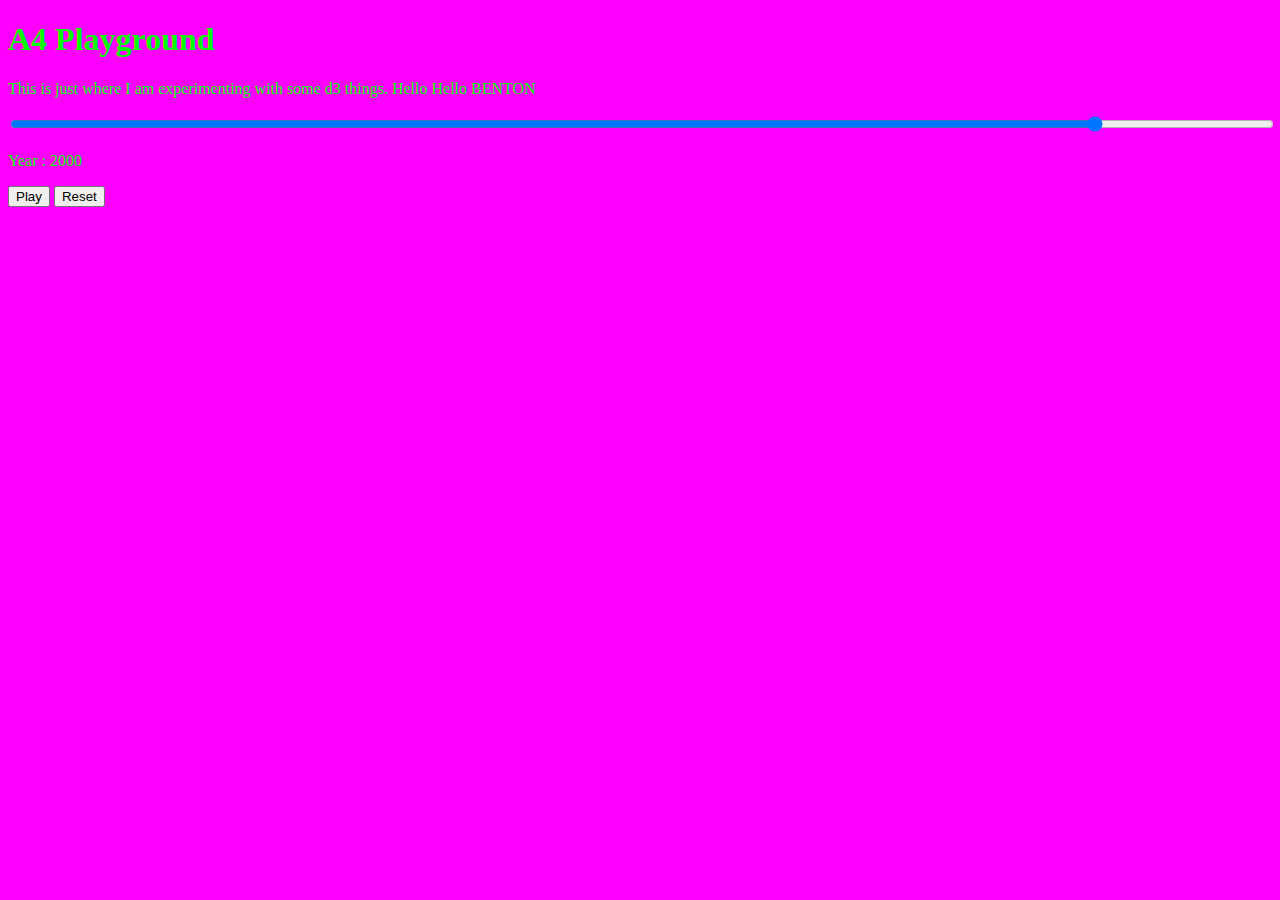
<file: index.html>
<!DOCTYPE html>

<script src='https://d3js.org/d3.v4.min.js'></script>

<title>
  A4 Playground
</title>

<head>
  <link rel="stylesheet" href="./babies.css">
  <script src="https://d3js.org/d3.v6.min.js"></script>
</head>
 <body>
  <h1>
    A4 Playground
  </h1>
  <!-- Add a bit of text -->
  <p>This is just where I am experimenting with some d3 things. Hello Hello BENTON</p>


  <div class="slidecontainer">
    <input type="range" min="1880" max="2019" value="2000" class="slider" id="myRange" style='width:100%'>
    <p id ="yearval">Year : 2000</p>
    <button type="button" id="playbutton">Play </button>
    <button type="button" id="resetbutton">Reset </button>
  </div>

  <div id="chart">
  </div>
  <script src="./babies.js"></script>
 </body>
</file>
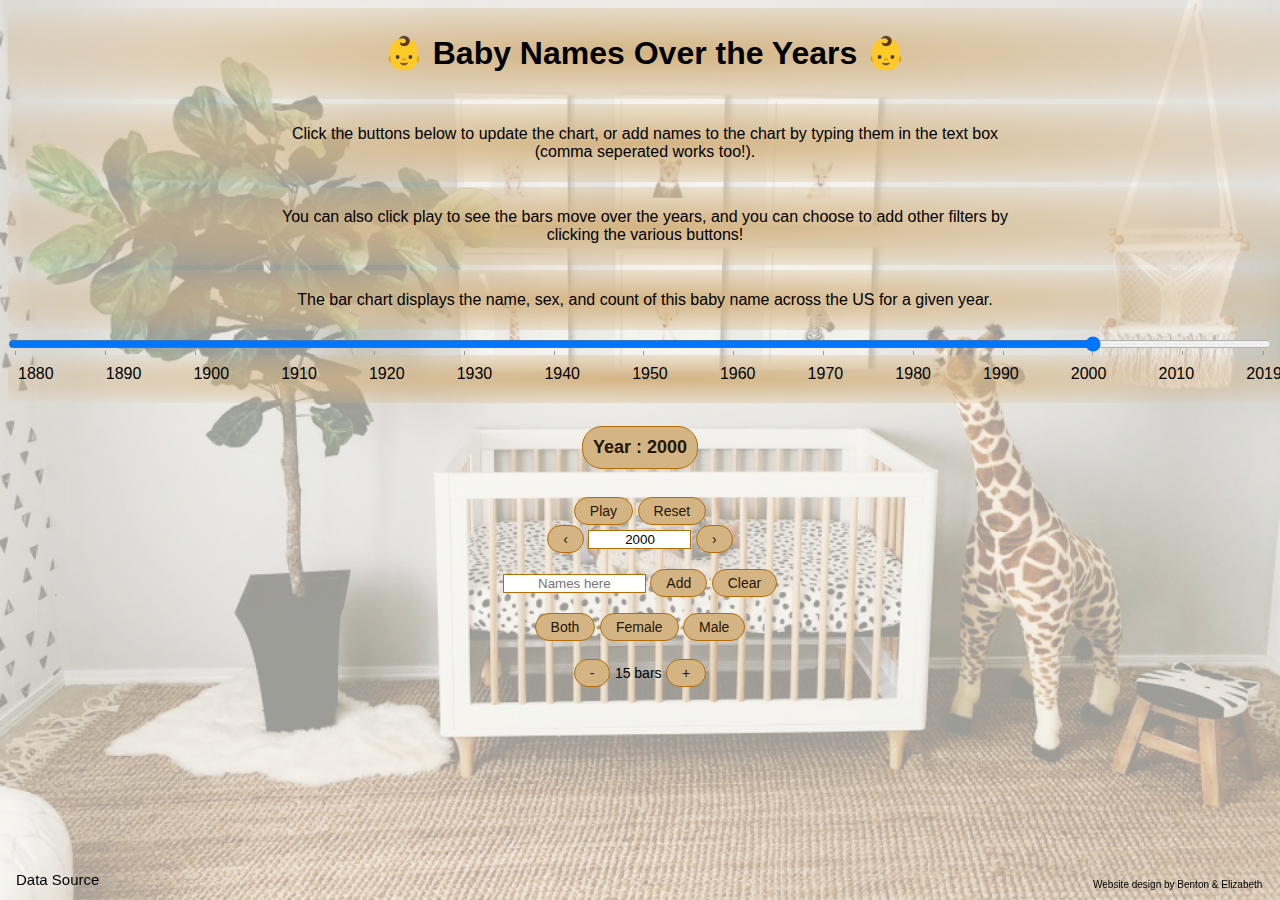
<file: docs/index.html>
<!DOCTYPE html>

<script src='https://d3js.org/d3.v4.min.js'></script>

<title>
  Baby Names
</title>

<head>
  <link rel="stylesheet" href="./babies.css">
  <script src="https://d3js.org/d3.v6.min.js"></script>
</head>
 <body>
 <div class="panel">
  <h1>
    👶 Baby Names Over the Years 👶
  </h1>
</div>
  <!-- Add a bit of text -->
  <div class="panel">
    <div class="textinpanel">
      <p>
    Click the buttons below to update the chart, or add names to the chart by typing them in the text box (comma seperated works too!).
  </p>
</div>
</div>
<div class="panel">
  <div class="textinpanel">
  <p>
    You can also click play to see the bars move over the years, and you can choose to add other filters by clicking the various buttons!
  </p>
</div>
</div>
<div class="panel">
  <div class="textinpanel">
  <p>
    The bar chart displays the name, sex, and count of this baby name across the US for a given year. 
  </p>
</div>
</div>
<!-- <div class="panel">
  <div class="textinpanel">
  <p>
    Click a bar on the chart to freeze/unfreeze a bar onto the chart
 or to remove it from being held Frozen bars will change with the data, but will still be shown, even if they fall out of the top 10!
 </p>
</div>
</div> -->

	<input type="range" min="1880" max="2019" value="2000" class="slider" id="myRange" list="richterscale">
	<datalist id="richterscale">
    <option value="1880" label="1880"></option>
		<!-- <option value="1880">1880</option> -->
    <option value="1890" label="1890"></option>
		<option>1900</option>
		<option>1910</option>
		<option>1920</option>
    <option>1930</option>
		<option>1940</option>
		<option>1950</option>
		<option>1960</option>
		<option>1970</option>
    <option>1980</option>
		<option>1990</option>
		<option>2000</option>
		<option>2010</option>
		<option>2019</option>
	</datalist>

  <span id="label">
    <div>1880</div>
    <div>1890</div>
    <div>1900</div>
    <div>1910</div>
    <div>1920</div>
    <div>1930</div>
    <div>1940</div>
    <div>1950</div>
    <div>1960</div>
    <div>1970</div>
    <div>1980</div>
    <div>1990</div>
    <div>2000</div>
    <div>2010</div>
    <div>2019</div>
  </span>


    <div class="textinpanel">
      <div>
    <p id ="yearval">Year : 2000</p>
      </div>
    <button type="button" id="playbutton">Play </button>
    <button type="button" id="resetbutton">Reset </button>

  <!-- &#8249 = char code for < 
        &#8250 = char code for 
        jank idk how to add space > -->

<div class="textcontainer">
  <button class="button" id="prevbutton">&#8249;</button>
  <input type="text" id="tyear" name="tyear" value = "2000" required
    minlength="4" maxlength="4" size="10">
  <button class="button" id="nextbutton">&#8250;</button>
  <p></p>
</div>

<div class="textcontainer">
  <input type="text" id="tnames" name="tnames" placeholder="Names here" required
    minlength="2" maxlength="200" size="15">
  <button type="button" class="button" id="addbutton">Add </button>
  <button type="button" class="button" id="clearbutton">Clear </button>
  <p></p>
</div>

<div class="malefemaleselectors">
  <button type="button" class="button-stay" id="both-button">Both</button>
  <button type="button" class="button-stay" id="female-button">Female </button>
  <button type="button" class="button-stay" id="male-button">Male </button>
</div>
<div class="numBarsSelectors">
  <button class="button" id="less-bars-button">-</button>
  <p id="num-bars-value">15 bars</p>
  <button class="button" id="more-bars-button">+</button>
</div>

</div>


<!-- <label for="states">Choose a state:</label>
<select name="cars" id="elizabeth">
  <option value="all">All</option>
  <option value="CA">California</option>
  <option value="MA">Massachusetts</option>
  <option value="NE">Nebraska</option>
</select> -->

  <div id="chart" >
  </div>
  <script src="./babies.js"></script>


 </body>


 <div class="bottom" id="right">
   Website design by Benton & Elizabeth
 </div>

 <div class="bottom" id="left">
  <a href=" https://www.ssa.gov/oact/babynames/limits.html" style="color:black">Data Source</a>
</div>
</file>
<file: babies.css>
html {
  background-color: magenta;
  color: lime;
}
</file>
<file: docs/babies.css>
html {
  background: url(nursery.png) no-repeat center center fixed; 
    -webkit-background-size: cover;
    -moz-background-size: cover;
    -o-background-size: cover;
    background-size: cover;
    /* opacity: 0.5; */

  
  

  background-color: #f7f7f0;
  color: black;  font-family: Verdana, sans-serif;}
  
    

  h1 {text-align: center;}
  p {text-align: center;}
  div {text-align: center;
    margin-bottom: 10px;}


  
.arrow {
  border: solid #D3E788;
  border-width: 0 3px 3px 0;
  display: inline-block;
  padding: 3px;
}

.right {
  transform: rotate(-45deg);
  -webkit-transform: rotate(-45deg);
}

a {
  text-decoration: none;
  display: inline-block;
  padding: 2px 8px;
}

button:hover {
  background-color: #cae0ad;
  color: black;
}

button {

	border-radius:15px;
	border:1px solid #18ab29;
	display:inline-block;
	cursor:pointer;
	font-size:14px;
	padding:5px 15px;
	text-decoration:none;
  background-color: #D4B483;
  color: #251605;
  border:1px solid #b56d07;
}


button:focus{
  background-color : #D4B483;
}

.button-stay:focus {
  background-color : black;
  color: #cae0ad;
}

.slider {
  width: 100%;
  height: 14px;
  margin-left: auto;
  margin-right: auto;
  cursor: pointer;
  border-radius: 14px;
  border: 0px solid #000000;
  -webkit-text-fill-color:green;
}


input {
  text-align: center;
  border:1px solid #b56d07;
  }

#chart {
  margin-left : 10%;
}


img {
  opacity: 0.5;
}

.textinpanel {
  margin: auto;
  width : 60%;
  text-align: center;
}

.panel{
  /* background-image: linear-gradient(to right, rgba(255,0,0,0), rgba(rgb(212, 180, 131),1)); */
  background-image:radial-gradient(rgba(212, 180, 131, 1), rgba(255,0,0,0));
  /* background-color:; */
  border-radius:15px;
  opacity:1;
  width : 100%;
  margin: auto;
  margin-bottom: 5px;
  padding: 5px 5px;
}

#yearval {
  display: inline-block;
  border-radius:20px;
  background-color: #D4B483;
  padding: 10px;
  color: #251605;
  border:1px solid #b56d07;
  font-size: large;
  font-weight: bold;
}

#num-bars-value {
  display: inline-block;
  font-size:14px;
}

datalist{
  /* background-image:radial-gradient(rgba(212, 180, 131, 1), rgba(255,0,0,0)); */
  /* display: list-item; */
  /* height:30px; */
  /* visibility: visible; */
  /* width: 40px;
  height: 40px; */
  /* width: 10%;  */
  /* font-size: 100px; */
} 

#label{
  margin: auto;
  padding:10px;
  margin-bottom: 5px;
  background-image:radial-gradient(rgba(212, 180, 131, 1), rgba(255,0,0,0));
  display:flex;
  width:100%;
  justify-content: space-between;
}

.bottom {
  position: fixed;
  bottom: 0;
  width: 98%;
}

text.shadow {
  background-color:white;
}

#right{
  text-align: right;
  font-size: 10px;
}

#left{
  text-align: left;
  font-size:15px;
  width:109px;
}
</file>
